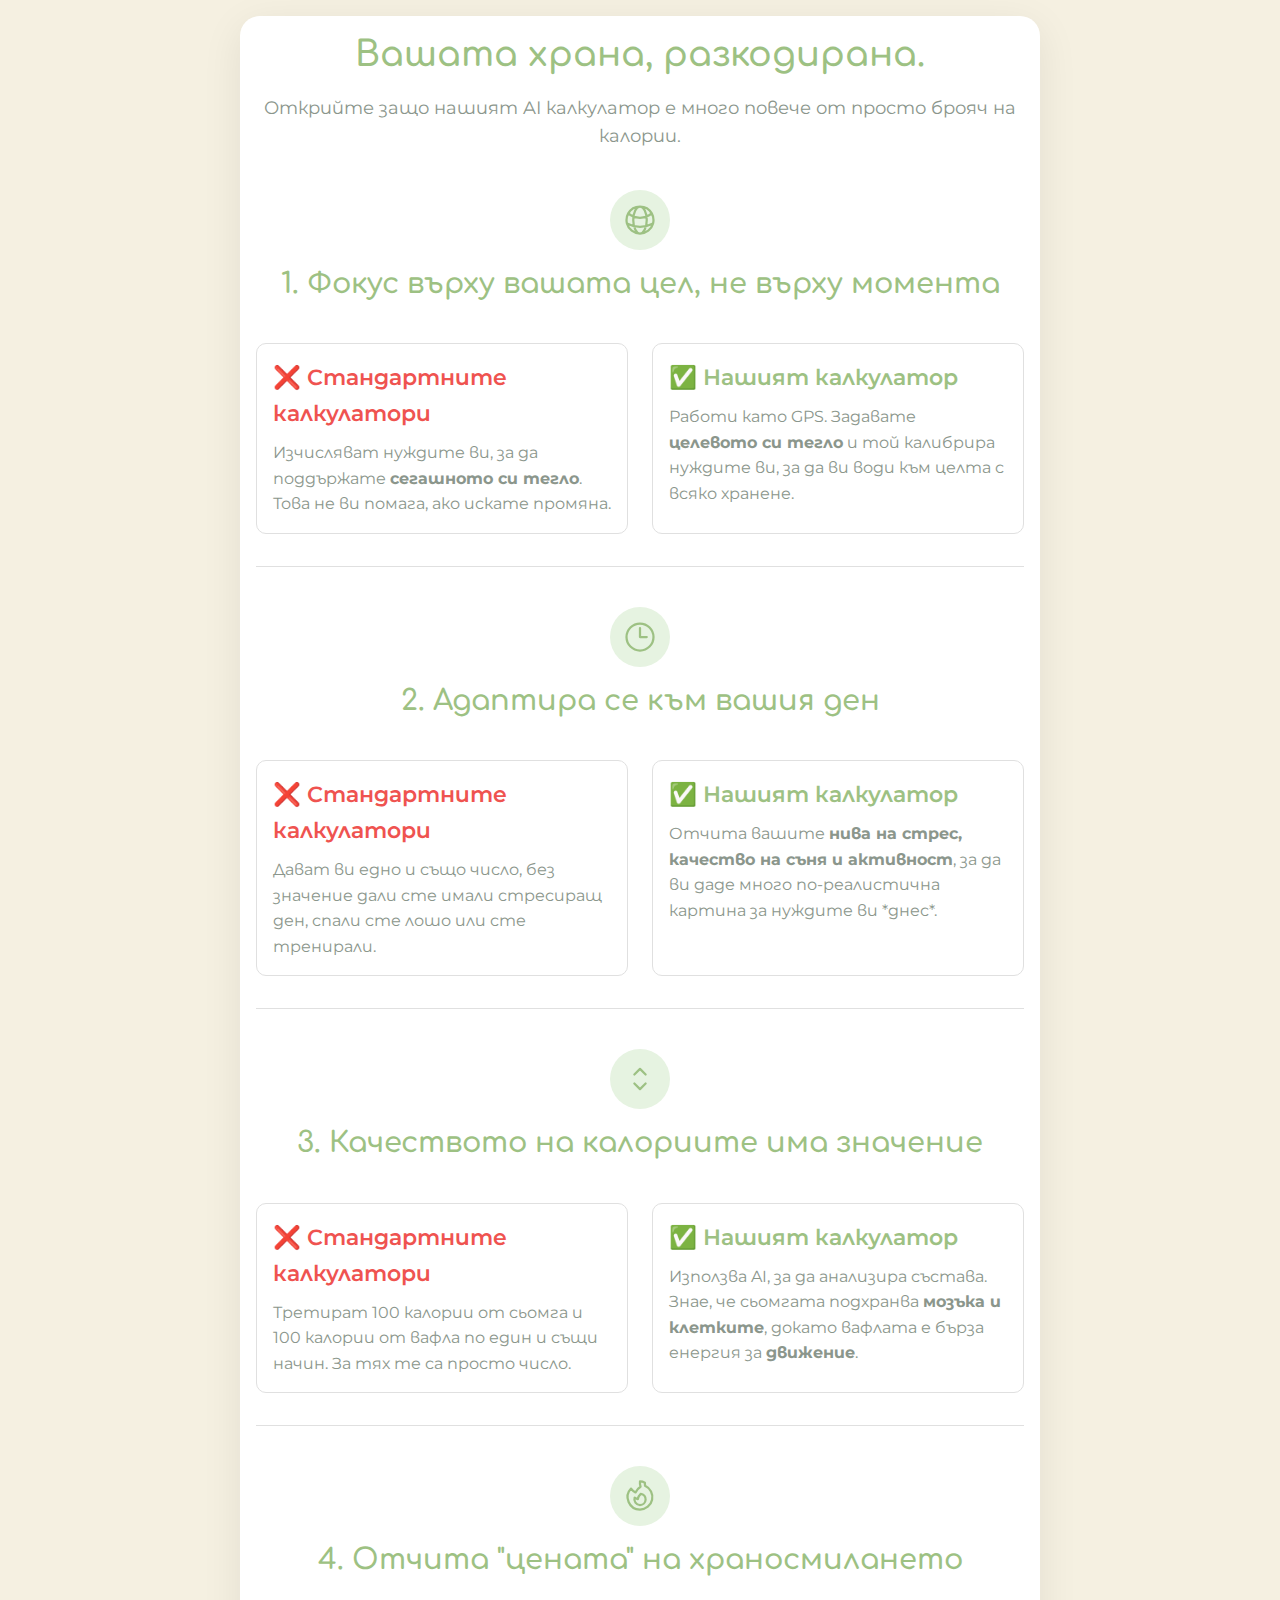
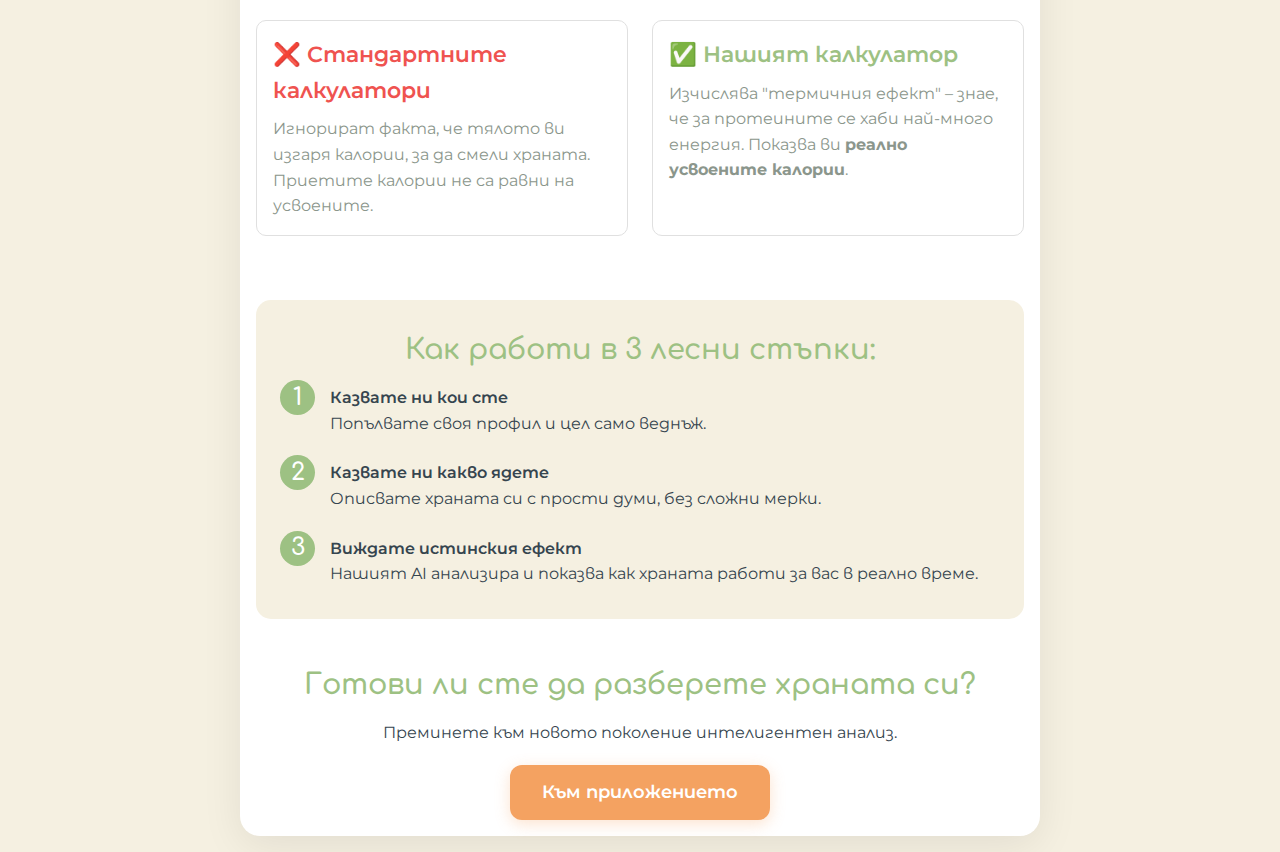
<file: about.html>
<!DOCTYPE html>
<html lang="bg">
<head>
    <meta charset="UTF-8">
    <meta name="viewport" content="width=device-width, initial-scale=1.0">
    <title>Как работи нашият AI анализ на храна</title>
    <link rel="preconnect" href="https://fonts.googleapis.com">
    <link rel="preconnect" href="https://fonts.gstatic.com" crossorigin>
    <link href="https://fonts.googleapis.com/css2?family=Comfortaa:wght@400;600&family=Montserrat:wght@400;600;700&display=swap" rel="stylesheet">
    <link rel="stylesheet" href="style.css">
    <style>
        /* === Глобални стилове и цветове (взети от приложението) === */
        :root {
            --color-bg: #f5f0e1;
            --color-card-bg: #ffffff;
            --color-text: #36454F;
            --color-light-text: #8b968c;
            --color-primary: #9dc183;
            --color-secondary: #f0e68c;
            --color-accent: #f4a261;
            --color-shadow: rgba(0, 0, 0, 0.08);
            --color-border: #e0e0e0;
            --color-icon-bg: #e6f3e1;
            --color-bad: #ef5350;
        }

        /* === Базови стилове === */
        * {
            box-sizing: border-box;
            margin: 0;
            padding: 0;
        }

        html {
            scroll-behavior: smooth;
        }

        body {
            font-family: 'Montserrat', sans-serif;
            background-color: var(--color-bg);
            color: var(--color-text);
            line-height: 1.6;
            padding: 1rem; /* Допълнителен отстъп за мобилни устройства */
            overflow-x: hidden; /* Предотвратява хоризонтално скролване */
        }

        .container {
            width: 100%;
            max-width: 800px;
            margin: 0 auto;
            background-color: var(--color-card-bg);
            border-radius: 20px;
            box-shadow: 0 10px 40px var(--color-shadow);
            padding: 1rem; /* Вътрешен отстъп за по-добра четимост */
        }

        /* === Типография и заглавия === */
        h1, h2 {
            font-family: 'Comfortaa', cursive;
            color: var(--color-primary);
            font-weight: 600;
            line-height: 1.3;
            text-align: center;
        }


        p {
        }

        .subtitle {
            text-align: center;
            color: var(--color-light-text);
        }

        /* === Секции и карти с предимства === */
        .feature-section {
            border-bottom: 1px solid var(--color-border);
        }
        .feature-section:last-of-type {
            border-bottom: none;
            margin-bottom: 0;
        }

        .feature-header {
            display: flex;
            flex-direction: column;
            align-items: center;
            gap: 1rem;
            margin-bottom: 1.5rem;
        }

        .feature-icon {
            width: 60px;
            height: 60px;
            background-color: var(--color-icon-bg);
            border-radius: 50%;
            display: flex;
            justify-content: center;
            align-items: center;
            padding: 12px;
            color: var(--color-primary);
        }
        .feature-icon svg {
            width: 100%;
            height: 100%;
        }

        .comparison-grid {
            display: grid;
            grid-template-columns: 1fr; /* Една колона за мобилни */
            gap: 1.5rem;
        }

        .comparison-item {
            padding: 1rem;
            border-radius: 10px;
            border: 1px solid var(--color-border);
        }

        .comparison-item h3 {
            font-weight: 600;
            margin-bottom: 0.5rem;
            display: flex;
            align-items: center;
            gap: 0.5rem;
        }
        
        .comparison-item p {
            color: var(--color-light-text);
            margin: 0;
        }
        
        .standard h3 {
             color: var(--color-bad);
        }
        
        .ours h3 {
            color: var(--color-primary);
        }

        /* === Секция "3 Лесни Стъпки" === */
        .steps-container {
            background-color: var(--color-bg);
            padding: 2rem 1.5rem;
            border-radius: 15px;
            margin-top: 2rem;
        }
        .steps-container ol {
            list-style: none;
            counter-reset: steps-counter;
        }
        .steps-container li {
            position: relative;
            padding-left: 50px;
            margin-bottom: 1.5rem;
        }
        .steps-container li:last-child {
            margin-bottom: 0;
        }
        .steps-container li::before {
            counter-increment: steps-counter;
            content: counter(steps-counter);
            position: absolute;
            left: 0;
            top: -5px;
            font-family: 'Comfortaa', cursive;
            font-size: 1.5rem;
            font-weight: 600;
            color: white;
            background-color: var(--color-primary);
            width: 35px;
            height: 35px;
            border-radius: 50%;
            display: flex;
            justify-content: center;
            align-items: center;
        }
        .steps-container strong {
            display: block;
            font-weight: 600;
        }

        /* === CTA Бутон === */
        .cta-section {
            text-align: center;
            margin-top: 3rem;
        }
        .cta-button {
            display: inline-block;
            background-color: var(--color-accent);
            color: white;
            font-family: 'Montserrat', sans-serif;
            text-decoration: none;
            padding: 1rem 2rem;
            border-radius: 12px;
            font-size: 1.1rem;
            font-weight: 600;
            transition: all 0.3s ease;
            box-shadow: 0 4px 15px rgba(244, 162, 97, 0.3);
        }
        .cta-button:hover {
            transform: translateY(-3px);
            box-shadow: 0 6px 20px rgba(244, 162, 97, 0.4);
        }
        
        /* === Media Query за по-големи екрани === */
        @media (min-width: 768px) {
            .comparison-grid { grid-template-columns: 1fr 1fr; }
        }

    </style>
</head>
<body>

    <div class="container">
        <header>
            <h1>Вашата храна, разкодирана.</h1>
            <p class="subtitle">Открийте защо нашият AI калкулатор е много повече от просто брояч на калории.</p>
        </header>

        <main>
            <!-- Секция 1: Фокус върху целта -->
            <section class="feature-section">
                <div class="feature-header">
                    <div class="feature-icon">
                        <svg xmlns="http://www.w3.org/2000/svg" fill="none" viewBox="0 0 24 24" stroke-width="1.5" stroke="currentColor"><path stroke-linecap="round" stroke-linejoin="round" d="M12 21a9.004 9.004 0 008.716-6.747M12 21a9.004 9.004 0 01-8.716-6.747M12 21c2.485 0 4.5-4.03 4.5-9S14.485 3 12 3m0 18c-2.485 0-4.5-4.03-4.5-9S9.515 3 12 3m0 0a8.997 8.997 0 017.843 4.582M12 3a8.997 8.997 0 00-7.843 4.582m15.686 0A11.953 11.953 0 0112 10.5c-2.998 0-5.74-1.1-7.843-2.918m15.686 0A8.959 8.959 0 0121 12c0 .778-.099 1.533-.284 2.253m0 0A17.919 17.919 0 0112 16.5c-3.162 0-6.133-.815-8.716-2.247m0 0A9.015 9.015 0 013 12c0-1.605.42-3.113 1.157-4.418" /></svg>
                    </div>
                    <h2>1. Фокус върху вашата цел, не върху момента</h2>
                </div>
                <div class="comparison-grid">
                    <div class="comparison-item standard">
                        <h3>❌ Стандартните калкулатори</h3>
                        <p>Изчисляват нуждите ви, за да поддържате <strong>сегашното си тегло</strong>. Това не ви помага, ако искате промяна.</p>
                    </div>
                    <div class="comparison-item ours">
                        <h3>✅ Нашият калкулатор</h3>
                        <p>Работи като GPS. Задавате <strong>целевото си тегло</strong> и той калибрира нуждите ви, за да ви води към целта с всяко хранене.</p>
                    </div>
                </div>
            </section>

            <!-- Секция 2: Динамична адаптация -->
            <section class="feature-section">
                <div class="feature-header">
                    <div class="feature-icon">
                        <svg xmlns="http://www.w3.org/2000/svg" fill="none" viewBox="0 0 24 24" stroke-width="1.5" stroke="currentColor"><path stroke-linecap="round" stroke-linejoin="round" d="M12 6v6h4.5m4.5 0a9 9 0 11-18 0 9 9 0 0118 0z" /></svg>
                    </div>
                    <h2>2. Адаптира се към вашия ден</h2>
                </div>
                <div class="comparison-grid">
                    <div class="comparison-item standard">
                        <h3>❌ Стандартните калкулатори</h3>
                        <p>Дават ви едно и също число, без значение дали сте имали стресиращ ден, спали сте лошо или сте тренирали.</p>
                    </div>
                    <div class="comparison-item ours">
                        <h3>✅ Нашият калкулатор</h3>
                        <p>Отчита вашите <strong>нива на стрес, качество на съня и активност</strong>, за да ви даде много по-реалистична картина за нуждите ви *днес*.</p>
                    </div>
                </div>
            </section>

            <!-- Секция 3: Качество > Количество -->
            <section class="feature-section">
                <div class="feature-header">
                    <div class="feature-icon">
                        <svg xmlns="http://www.w3.org/2000/svg" fill="none" viewBox="0 0 24 24" stroke-width="1.5" stroke="currentColor"><path stroke-linecap="round" stroke-linejoin="round" d="M8.25 15L12 18.75 15.75 15m-7.5-6L12 5.25 15.75 9" /></svg>
                    </div>
                    <h2>3. Качеството на калориите има значение</h2>
                </div>
                <div class="comparison-grid">
                    <div class="comparison-item standard">
                        <h3>❌ Стандартните калкулатори</h3>
                        <p>Третират 100 калории от сьомга и 100 калории от вафла по един и същи начин. За тях те са просто число.</p>
                    </div>
                    <div class="comparison-item ours">
                        <h3>✅ Нашият калкулатор</h3>
                        <p>Използва AI, за да анализира състава. Знае, че сьомгата подхранва <strong>мозъка и клетките</strong>, докато вафлата е бърза енергия за <strong>движение</strong>.</p>
                    </div>
                </div>
            </section>

            <!-- Секция 4: Скритият разход -->
            <section class="feature-section">
                <div class="feature-header">
                    <div class="feature-icon">
                        <svg xmlns="http://www.w3.org/2000/svg" fill="none" viewBox="0 0 24 24" stroke-width="1.5" stroke="currentColor"><path stroke-linecap="round" stroke-linejoin="round" d="M15.362 5.214A8.252 8.252 0 0112 21 8.25 8.25 0 016.038 7.048 8.287 8.287 0 009 9.6a8.983 8.983 0 013.362-3.797A8.33 8.33 0 0112 2.25c1.153 0 2.243.3 3.224.864z" /><path stroke-linecap="round" stroke-linejoin="round" d="M12 18a3.75 3.75 0 00.495-7.467 5.99 5.99 0 00-1.925 3.546 5.974 5.974 0 01-2.133-1A3.75 3.75 0 0012 18z" /></svg>
                    </div>
                    <h2>4. Отчита "цената" на храносмилането</h2>
                </div>
                <div class="comparison-grid">
                    <div class="comparison-item standard">
                        <h3>❌ Стандартните калкулатори</h3>
                        <p>Игнорират факта, че тялото ви изгаря калории, за да смели храната. Приетите калории не са равни на усвоените.</p>
                    </div>
                    <div class="comparison-item ours">
                        <h3>✅ Нашият калкулатор</h3>
                        <p>Изчислява "термичния ефект" – знае, че за протеините се хаби най-много енергия. Показва ви <strong>реално усвоените калории</strong>.</p>
                    </div>
                </div>
            </section>
            
            <div class="steps-container">
                <h2>Как работи в 3 лесни стъпки:</h2>
                <ol>
                    <li><strong>Казвате ни кои сте</strong>Попълвате своя профил и цел само веднъж.</li>
                    <li><strong>Казвате ни какво ядете</strong>Описвате храната си с прости думи, без сложни мерки.</li>
                    <li><strong>Виждате истинския ефект</strong>Нашият AI анализира и показва как храната работи за вас в реално време.</li>
                </ol>
            </div>

            <div class="cta-section">
                <h2>Готови ли сте да разберете храната си?</h2>
                <p>Преминете към новото поколение интелигентен анализ.</p>
                <a href="index.html" class="cta-button">Към приложението</a>
            </div>

        </main>
    </div>

</body>
</html>
</file>
<file: style.css>
/* Responsive typography and layout */

/* Headings */
h1 {
  font-size: clamp(1.6rem, 5vw, 2.2rem);
  margin-bottom: clamp(0.5rem, 2vw, 1rem);
}

h2 {
  font-size: clamp(1.25rem, 4vw, 1.8rem);
  margin-bottom: clamp(0.5rem, 2vw, 1rem);
}

h3 {
  font-size: clamp(1rem, 3.5vw, 1.4rem);
}

/* Paragraphs */
p {
  font-size: clamp(0.9rem, 2.5vw, 1rem);
  margin-bottom: clamp(0.8rem, 2vw, 1.2rem);
}

.subtitle {
  font-size: clamp(0.9rem, 2.5vw, 1.1rem);
  margin-bottom: clamp(1.5rem, 5vw, 2.5rem);
}

/* Layout adjustments for mobile */
body {
  padding: clamp(0.5rem, 2vw, 1rem);
}

.container {
  padding: clamp(1rem, 4vw, 2rem);
}

  .feature-section {
    margin-bottom: clamp(1.5rem, 5vw, 2.5rem);
    padding-bottom: clamp(1rem, 4vw, 2rem);
  }

  /* Естетично пренасяне на текст в бутоните */
  button,
  .cta-button {
    white-space: normal;
    line-height: 1.3;
    text-align: center;
    word-break: break-word;
  }
</file>
